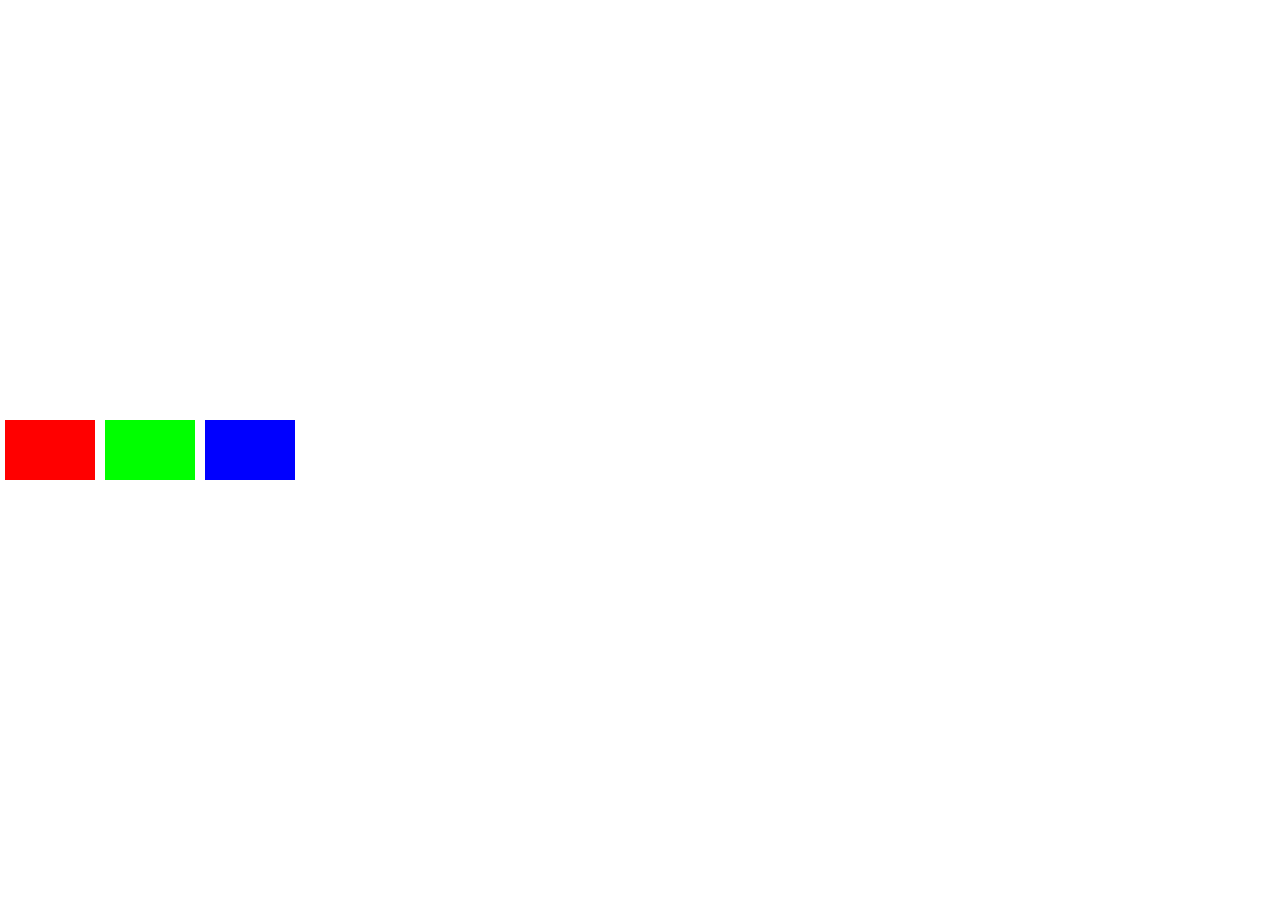
<file: 01- fundamentos/index.html>
<!DOCTYPE html>
<html lang="en">
  <head>
    <meta charset="UTF-8" />
    <meta name="viewport" content="width=device-width, initial-scale=1.0" />
    <meta http-equiv="X-UA-Compatible" content="ie=edge" />
    <title>TESTE</title>
  </head>
  <body>
    <div id="app">
      <div class="box red"></div>
      <div class="box green"></div>
      <div class="box blue"></div>
    </div>

    <link rel="stylesheet" href="styles.css" />
  </body>
</html>
</file>
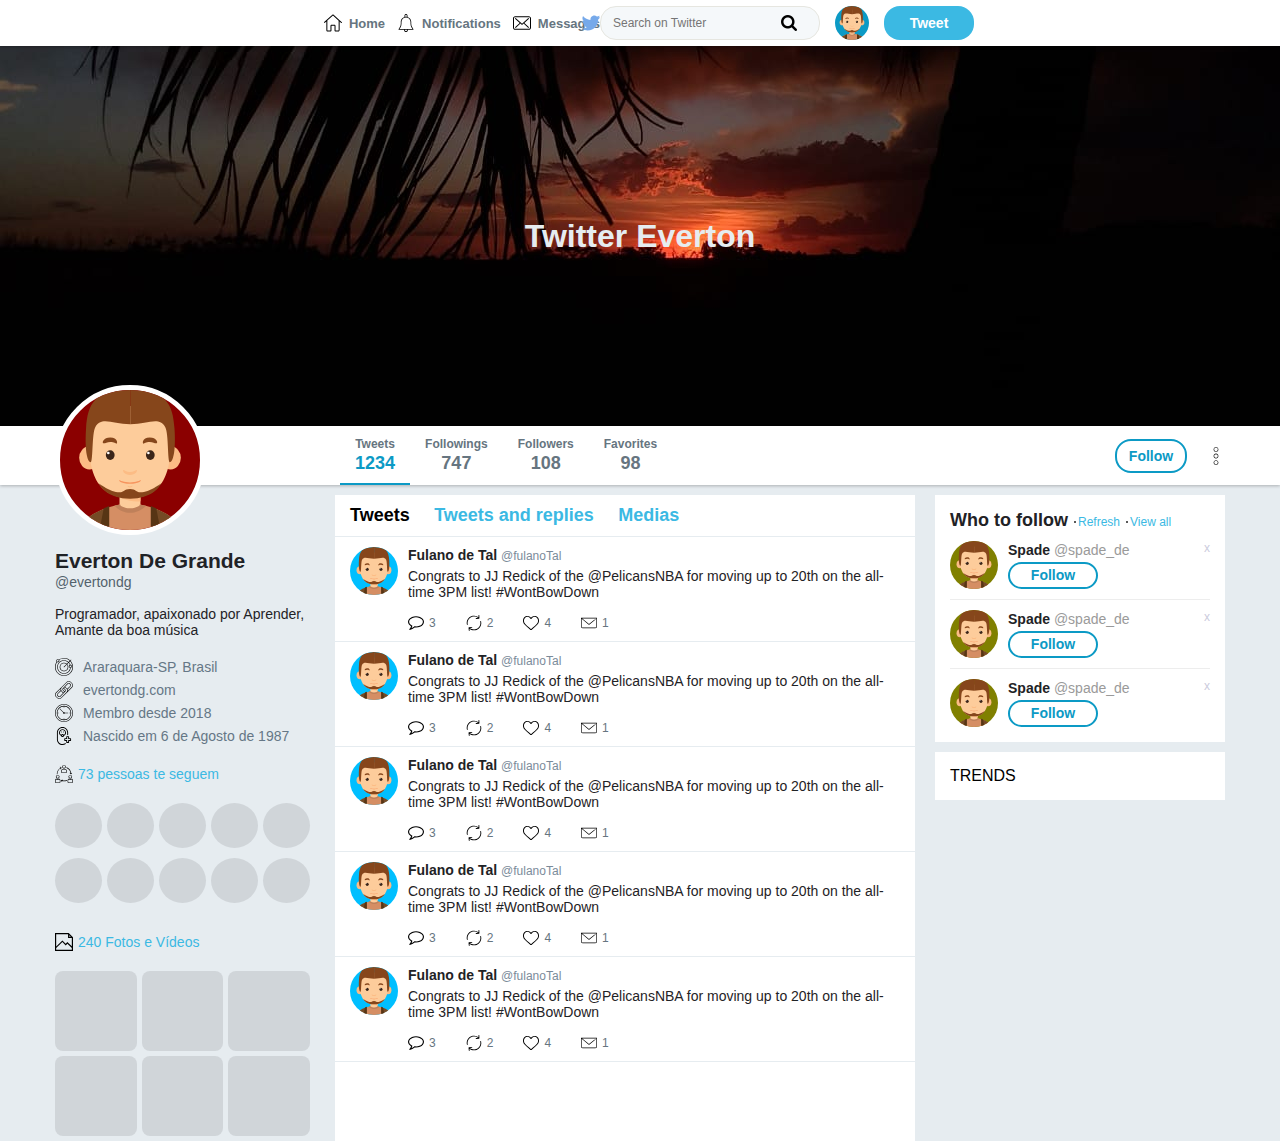
<file: 02 - twitter/index.html>
<!DOCTYPE html>
<html lang="en">
  <head>
    <meta charset="UTF-8" />
    <meta name="viewport" content="width=device-width, initial-scale=1.0" />
    <meta http-equiv="X-UA-Compatible" content="ie=edge" />
    <title>Twitter</title>
  </head>
  <body>
    <header id="main-header">
      <div class="content">
        <nav>
          <ul>
            <li>
              <img
                src="./images/home.svg"
                class="icon"
                alt="Logo Twitter"
              />Home
            </li>
            <li>
              <img
                src="./images/notification.svg"
                class="icon"
                alt="Logo Twitter"
              />Notifications
            </li>
            <li>
              <img
                src="./images/message.svg"
                class="icon"
                alt="Logo Twitter"
              />Messages
            </li>
          </ul>
        </nav>
        <img src="./images/logo.svg" class="icon" alt="Logo Twitter" />
        <div class="side">
          <input type="text" placeholder="Search on Twitter" name="" id="" />
          <img src="./images/man.svg" alt="Avatar" />
          <button>Tweet</button>
        </div>
      </div>
    </header>

    <div class="banner">
      <h1>Twitter Everton</h1>
    </div>

    <div class="bar">
      <div class="content">
        <ul>
          <li class="active">
            <span>Tweets</span>
            <strong>1234</strong>
          </li>

          <li>
            <span>Followings</span>
            <strong>747</strong>
          </li>

          <li>
            <span>Followers</span>
            <strong>108</strong>
          </li>

          <li>
            <span>Favorites</span>
            <strong>98</strong>
          </li>
        </ul>

        <div class="actions">
          <button>Follow</button>
          <img src="./images/more.svg" class="icon" alt="More" />
        </div>
      </div>
    </div>

    <div class="wrapper-content content">
      <aside class="profile">
        <img src="./images/man.svg" alt="Everton De Grande" class="avatar" />
        <h1>Everton De Grande</h1>
        <span>@evertondg</span>
        <p>Programador, apaixonado por Aprender, Amante da boa música</p>
        <ul>
          <li>
            <img
              src="./images/radar.svg"
              alt="place"
              class="miniIcon"
            />Araraquara-SP, Brasil
          </li>
          <li>
            <img
              src="./images/link.svg"
              alt="link"
              class="miniIcon"
            />evertondg.com
          </li>
          <li>
            <img src="./images/clock.svg" alt="Desde" class="miniIcon" />Membro
            desde 2018
          </li>
          <li>
            <img
              src="./images/pediatry.svg"
              alt="Nascido"
              class="miniIcon"
            />Nascido em 6 de Agosto de 1987
          </li>
        </ul>

        <div class="widget followers">
          <strong
            ><img
              src="./images/collaboration.svg"
              alt="seguidores"
              class="miniIcon"
            />
            73 pessoas te seguem
          </strong>
          <ul>
            <li></li>
            <li></li>
            <li></li>
            <li></li>
            <li></li>
            <li></li>
            <li></li>
            <li></li>
            <li></li>
            <li></li>
          </ul>
        </div>

        <div class="widget pics">
          <strong
            ><img src="./images/pic.svg" alt="Fotos" class="miniIcon" />
            240 Fotos e Vídeos
          </strong>
          <ul>
            <li></li>
            <li></li>
            <li></li>
            <li></li>
            <li></li>
            <li></li>
          </ul>
        </div>
      </aside>
      <section class="timeline">
        <nav>
          <a href="" class="active">Tweets</a>
          <a href="">Tweets and replies</a>
          <a href="">Medias</a>
        </nav>

        <ul class="tweets">
          <li>
            <img src="./images/man.svg" alt="Avatar" />
            <div class="info">
              <strong>Fulano de Tal <span>@fulanoTal</span></strong>
              <p>
                Congrats to JJ Redick of the @PelicansNBA for moving up to 20th
                on the all-time 3PM list! #WontBowDown
              </p>
              <div class="actions">
                <a href=""
                  ><img
                    src="./images/comment-white-oval-bubble.svg"
                    alt="Comments"
                  />3</a
                >

                <a href=""><img src="./images/reload.svg" alt="Retweet" />2</a>
                <a href=""><img src="./images/heart.svg" alt="Like" />4</a>
                <a href=""><img src="./images/letter.svg" alt="Send" />1</a>
              </div>
            </div>
          </li>

          <li>
            <img src="./images/man.svg" alt="Avatar" />
            <div class="info">
              <strong>Fulano de Tal <span>@fulanoTal</span></strong>
              <p>
                Congrats to JJ Redick of the @PelicansNBA for moving up to 20th
                on the all-time 3PM list! #WontBowDown
              </p>
              <div class="actions">
                <a href=""
                  ><img
                    src="./images/comment-white-oval-bubble.svg"
                    alt="Comments"
                  />3</a
                >

                <a href=""><img src="./images/reload.svg" alt="Retweet" />2</a>
                <a href=""><img src="./images/heart.svg" alt="Like" />4</a>
                <a href=""><img src="./images/letter.svg" alt="Send" />1</a>
              </div>
            </div>
          </li>

          <li>
            <img src="./images/man.svg" alt="Avatar" />
            <div class="info">
              <strong>Fulano de Tal <span>@fulanoTal</span></strong>
              <p>
                Congrats to JJ Redick of the @PelicansNBA for moving up to 20th
                on the all-time 3PM list! #WontBowDown
              </p>
              <div class="actions">
                <a href=""
                  ><img
                    src="./images/comment-white-oval-bubble.svg"
                    alt="Comments"
                  />3</a
                >

                <a href=""><img src="./images/reload.svg" alt="Retweet" />2</a>
                <a href=""><img src="./images/heart.svg" alt="Like" />4</a>
                <a href=""><img src="./images/letter.svg" alt="Send" />1</a>
              </div>
            </div>
          </li>

          <li>
            <img src="./images/man.svg" alt="Avatar" />
            <div class="info">
              <strong>Fulano de Tal <span>@fulanoTal</span></strong>
              <p>
                Congrats to JJ Redick of the @PelicansNBA for moving up to 20th
                on the all-time 3PM list! #WontBowDown
              </p>
              <div class="actions">
                <a href=""
                  ><img
                    src="./images/comment-white-oval-bubble.svg"
                    alt="Comments"
                  />3</a
                >

                <a href=""><img src="./images/reload.svg" alt="Retweet" />2</a>
                <a href=""><img src="./images/heart.svg" alt="Like" />4</a>
                <a href=""><img src="./images/letter.svg" alt="Send" />1</a>
              </div>
            </div>
          </li>

          <li>
            <img src="./images/man.svg" alt="Avatar" />
            <div class="info">
              <strong>Fulano de Tal <span>@fulanoTal</span></strong>
              <p>
                Congrats to JJ Redick of the @PelicansNBA for moving up to 20th
                on the all-time 3PM list! #WontBowDown
              </p>
              <div class="actions">
                <a href=""
                  ><img
                    src="./images/comment-white-oval-bubble.svg"
                    alt="Comments"
                  />3</a
                >

                <a href=""><img src="./images/reload.svg" alt="Retweet" />2</a>
                <a href=""><img src="./images/heart.svg" alt="Like" />4</a>
                <a href=""><img src="./images/letter.svg" alt="Send" />1</a>
              </div>
            </div>
          </li>
        </ul>
      </section>
      <aside class="widgets">
        <div class="widget follow">
          <div class="title">
            <strong>Who to follow</strong>
            <a href="">Refresh</a>
            <a href="">View all</a>
          </div>
          <ul>
            <li>
              <div class="profile">
                <img src="./images/man.svg" alt="Avatar" />
                <div class="info">
                  <strong>Spade <span>@spade_de</span></strong>
                  <button>Follow</button>
                </div>
              </div>
              <a href="">x</a>
            </li>
            <li>
              <div class="profile">
                <img src="./images/man.svg" alt="Avatar" />
                <div class="info">
                  <strong>Spade <span>@spade_de</span></strong>
                  <button>Follow</button>
                </div>
              </div>
              <a href="">x</a>
            </li>
            <li>
              <div class="profile">
                <img src="./images/man.svg" alt="Avatar" />
                <div class="info">
                  <strong>Spade <span>@spade_de</span></strong>
                  <button>Follow</button>
                </div>
              </div>
              <a href="">x</a>
            </li>
          </ul>
        </div>
        <div class="widget trends">TRENDS</div>
      </aside>
    </div>

    <link rel="stylesheet" href="style.css" />
  </body>
</html>
</file>
<file: 01- fundamentos/styles.css>
html,
body,
#app {
  height: 100%;
  margin: 0;
}

#app {
  display: flex;
  /*  flex-direction: row;
  align-items: center;
  justify-content: center;
  */
  flex-wrap: wrap;
  align-content: center;
}

.box {
  width: 90px;
  height: 60px;
  margin: 5px;
}

.green {
  background: #0f0;
  order: 1;
}

.blue {
  background: #00f;
  order: 2;
}

.red {
  background: #f00;
  order: 0;
}
</file>
<file: 02 - twitter/style.css>
* {
  margin: 0;
  padding: 0;
  box-sizing: border-box;
}

body {
  background: #e6ecf0;

  font-family: 'Helvetica Neue', 'Helvetica', Arial, Helvetica, sans-serif;
  text-rendering: optimizeLegibility !important;
  -webkit-font-smoothing: antialiased !important;
}
input,
button {
  outline: 0;
}

.content {
  max-width: 1170px;
  margin: 0 auto;
}

.icon {
  max-width: 18px;
}

header#main-header {
  justify-items: center;
  height: 46px;
  background: #ffffff;
  padding: 0 30px;
  box-shadow: 0 1px 3px rgba(0, 0, 0, 0.25);
  position: relative;
  z-index: 1;
}
header#main-header .content {
  display: flex;
  align-items: center;
  justify-content: space-between;
  height: 100%;
}

header#main-header nav ul {
  display: flex;
  list-style: none;
}

header#main-header nav ul li {
  display: flex;
  align-items: center;
  font-size: 13px;
  color: #667580;
  font-weight: bold;
  margin-left: 30px;
}

header#main-header nav ul li:first-child {
  margin-left: 0px;
}

header#main-header nav ul li img {
  margin-right: 7px;
}

header#main-header div.side {
  display: flex;
}

header#main-header div.side img {
  height: 34px;
  width: 34px;
  border-radius: 50%;
  background: #0c9ac5;
  margin: 0 15px;
}

header#main-header div.side button {
  height: 34px;
  background: #3bb9e3;
  display: flex;
  align-items: center;
  justify-content: center;
  width: 90px;
  font-size: 14px;
  font-weight: bold;
  color: #fff;
  border: 0;
  border-radius: 16px;
}

header#main-header div.side input {
  width: 220px;
  border: 1px solid #e6e6e0;
  height: 34px;
  padding: 0px 40px 0 12px;
  border-radius: 16px;
  font-size: 12px;
  background: #f5f8fa url('./images/search.png') no-repeat 180px;
}

div.banner {
  display: flex;
  align-items: center;
  justify-content: center;
  height: 380px;
  width: 100%;
  /*background: #3bb9e3;*/
  background: #000 url('./images/sitio.jpg') no-repeat center;
  background-size: cover;
  color: #e6ecf0;
}

div.bar {
  height: 59px;
  background: #fff;
  box-shadow: 0 1px 3px rgba(0, 0, 0, 0.25);
}

div.bar .content {
  display: flex;
  justify-content: space-between;
  align-items: center;
  padding-left: 285px;
  height: 100%;
}

div.bar .content ul {
  display: flex;
  list-style: none;
  height: 100%;
}

div.bar .content ul li {
  display: flex;
  flex-direction: column;
  align-items: center;
  justify-content: center;
  padding: 0 15px;
  position: relative;
}

div.bar .content ul li.active::after {
  content: '';
  width: 100%;
  height: 2px;
  position: absolute;
  bottom: 0;
  left: 0;
  background: #0c9ac5;
}

div.bar .content ul li span {
  color: #667580;
  font-size: 12px;
  font-weight: bold;
}

div.bar .content ul li strong {
  color: #667580;
  font-size: 18px;
  font-weight: bold;
  margin-top: 2px;
}

div.bar .content ul li.active strong {
  color: #0c9ac5;
}

div.bar .content .actions {
  display: flex;
}

div.bar .content .actions button {
  height: 34px;
  display: flex;
  align-items: center;
  justify-content: center;
  width: 90px;
  font-size: 14px;
  font-weight: bold;
  background: #fff;
  color: #0c9ac5;
  border: 2px solid #0c9ac5;
  border-radius: 16px;
  margin-right: 20px;
}

divdiv.wrapper-content {
  display: flex;
  align-items: center;
  justify-content: space-between;
}

.miniIcon {
  max-width: 18px;
  max-height: 18px;
}

div.wrapper-content {
  display: flex;
}

div.wrapper-content aside.profile {
  width: 260px;
}

div.wrapper-content aside.profile img.avatar {
  max-width: 150px;
  max-height: 150px;
  background: darkred;
  border-radius: 50%;
  border: 5px solid #fff;
  margin-top: -100px;
}

div.wrapper-content aside.profile h1 {
  font-size: 21px;
  color: #1f2226;
  margin-top: 10px;
}

div.wrapper-content aside.profile span {
  font-size: 14px;
  color: #53626c;
}

div.wrapper-content aside.profile p {
  font-size: 14px;
  color: #1f2226;
  margin-top: 15px;
}

div.wrapper-content aside.profile ul {
  margin-top: 20px;
  list-style: none;
}

div.wrapper-content aside.profile li {
  font-size: 14px;
  color: #657786;
  list-style: none;

  display: flex;
  align-items: center;
  margin-top: 5px;
}

div.wrapper-content aside.profile img {
  margin-right: 10px;
}

div.wrapper-content aside.profile .widget {
  margin-top: 20px;
}

div.wrapper-content aside.profile .widget strong {
  font-weight: normal;
  color: #3bb9e3;
  font-size: 14px;
  display: flex;
  align-items: center;
}

div.wrapper-content aside.profile .widget img {
  margin-right: 5px;
}

div.wrapper-content aside.profile .followers ul {
  list-style: none;
  display: flex;
  flex-wrap: wrap;
}

div.wrapper-content aside.profile .followers ul li {
  width: 45px;
  height: 45px;
  border-radius: 50%;
  background: #d0d5d9;
  flex: 1 0 auto;
  margin: 0px 5px 10px 0px;
}

div.wrapper-content aside.profile .pics ul {
  list-style: none;
  display: flex;
  flex-wrap: wrap;
}

div.wrapper-content aside.profile .pics ul li {
  width: 80px;
  height: 80px;
  border-radius: 8px;
  background: #d0d5d9;
  flex: 1 0 auto;
  margin: 0px 5px 5px 0px;
}

div.wrapper-content .timeline {
  flex: 1;
  background: #fff;
  margin: 10px 20px 0px;
}

div.wrapper-content .timeline nav {
  border-bottom: 1px solid #e6ecf0;
  padding: 10px 15px;
}

div.wrapper-content .timeline nav a {
  text-decoration: none;
  color: #3bb9e3;
  font-size: 18px;
  font-weight: bold;
  margin-left: 20px;
}

div.wrapper-content .timeline nav a.active {
  color: #000;
}

div.wrapper-content .timeline nav a:first-child {
  margin-left: 0;
}

div.wrapper-content .timeline ul.tweets {
  margin-left: 0;
}

div.wrapper-content .timeline ul.tweets li {
  border-bottom: 1px solid #e6ecf0;
  list-style: none;
  padding: 10px 15px;
  display: flex;
}

div.wrapper-content .timeline ul.tweets li > img {
  width: 48px;
  height: 48px;
  border-radius: 50%;
  background: deepskyblue;
}

div.wrapper-content .timeline ul.tweets li .info {
  margin-left: 10px;
  display: flex;
  flex-direction: column;
}

div.wrapper-content .timeline ul.tweets li .info strong {
  font-size: 14px;
  color: #1f2326;
}

div.wrapper-content .timeline ul.tweets li .info strong span {
  font-size: 12px;
  font-weight: normal;
  color: #7b8b9a;
}

div.wrapper-content .timeline ul.tweets li .info p {
  font-size: 14px;
  color: #1f2326;
  margin-top: 5px;
}

div.wrapper-content .timeline ul.tweets li .actions {
  display: flex;
  margin-top: 15px;
}

div.wrapper-content .timeline ul.tweets li .actions a {
  display: flex;
  align-items: center;
  text-decoration: none;
  font-size: 12px;
  color: #667580;
  margin-left: 30px;
}

div.wrapper-content .timeline ul.tweets li .actions a:first-child {
  margin-left: 0px;
}

div.wrapper-content .timeline ul.tweets li .actions a > img {
  width: 16px;
  height: 16px;
  margin-right: 5px;
}

div.wrapper-content aside.widgets {
  width: 290px;
}

div.wrapper-content aside.widgets .widget {
  background: #fff;
  padding: 15px;
  margin-top: 10px;
}

div.wrapper-content aside.widgets .widget .title {
  display: flex;
  align-items: baseline;
}

div.wrapper-content aside.widgets .widget .title strong {
  font-size: 18px;
  color: #1f2226;
}

div.wrapper-content aside.widgets .widget .title a {
  font-size: 12px;
  color: #3bb9e3;
  text-decoration: none;
  position: relative;
  padding-left: 10px;
}

div.wrapper-content aside.widgets .widget .title a::before {
  content: '';
  width: 2px;
  height: 2px;
  border-radius: 50%;
  background: #222;
  margin-left: 5px;
  margin-right: 5px;
  position: absolute;
  left: 1px;
  top: 6px;
}

div.wrapper-content aside.widgets .follow ul {
  margin-top: 10px;
}
div.wrapper-content aside.widgets .follow ul li {
  display: flex;
  justify-content: space-between;
  border-bottom: 1px solid #ededed;
  margin-bottom: 10px;
  padding-bottom: 10px;
}

div.wrapper-content aside.widgets .follow ul li:last-child {
  margin-bottom: 0px;
  padding-bottom: 0px;
  border: none;
}

div.wrapper-content aside.widgets .follow ul li .profile {
  display: flex;
  align-items: center;
}

div.wrapper-content aside.widgets .follow ul li .profile img {
  width: 48px;
  height: 48px;
  border-radius: 50%;
  background: olive;
}

div.wrapper-content aside.widgets .follow ul li .profile .info {
  margin-left: 10px;
  display: flex;
  flex-direction: column;
}

div.wrapper-content aside.widgets .follow ul li .profile .info strong {
  font-size: 14px;
  color: #1f2326;
}

div.wrapper-content aside.widgets .follow ul li .profile .info strong span {
  font-weight: normal;
  color: #9a9a9a;
}

div.wrapper-content aside.widgets .follow ul li .profile .info button {
  height: 27px;
  margin-top: 4px;
  width: 90px;
  font-size: 14px;
  font-weight: bold;
  background: #fff;
  color: #0c9ac5;
  border: 2px solid #0c9ac5;
  border-radius: 16px;
  margin-right: 20px;
}

div.wrapper-content aside.widgets .follow ul li > a {
  text-decoration: none;
  font-size: 12px;
  color: #ccd;
}

button {
  cursor: pointer;
}
</file>
